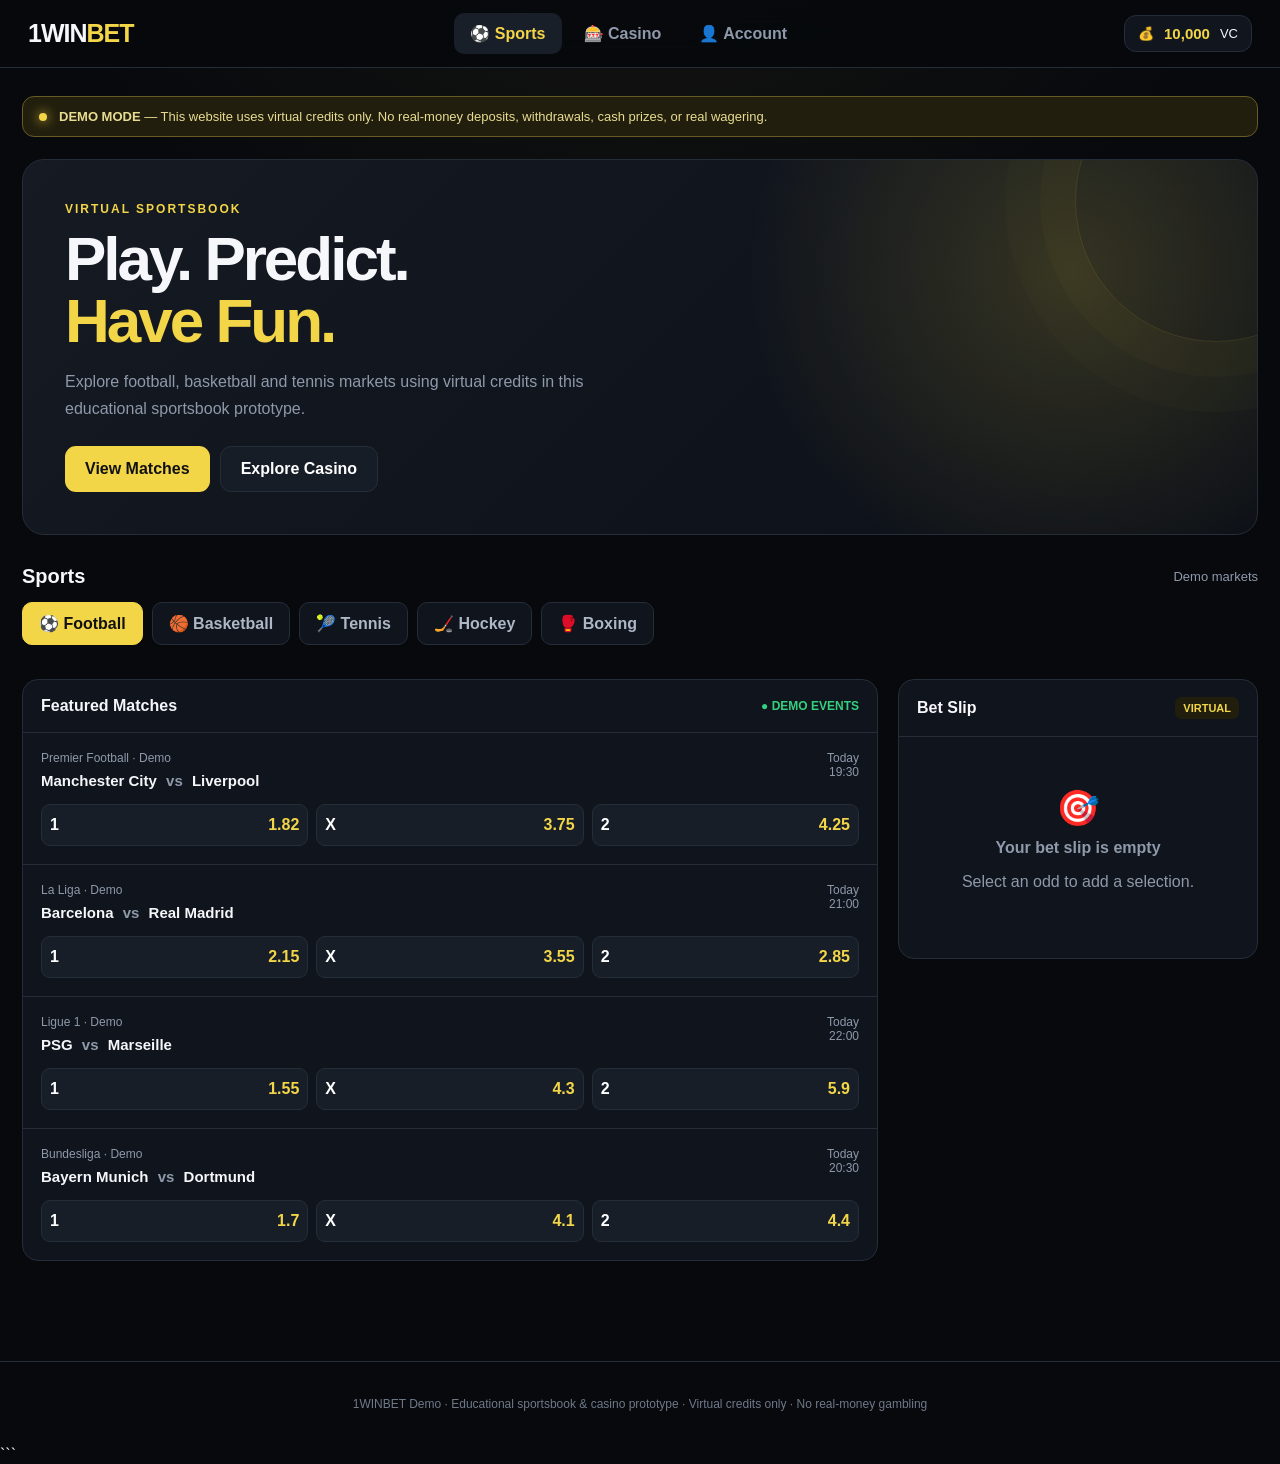
<file: index.html>
<!DOCTYPE html>
<html lang="en">
<head>
<meta charset="UTF-8">
<meta name="viewport" content="width=device-width, initial-scale=1.0">

<title>1WINBET — Sportsbook & Casino Demo</title>

<style>
:root{
  --bg:#07090d;
  --panel:#10141c;
  --panel2:#151b25;
  --border:#252d39;
  --text:#f5f7fa;
  --muted:#8e99aa;
  --gold:#f3d548;
  --gold2:#d9b92e;
  --green:#35d07f;
  --red:#ff5c65;
  --blue:#4da3ff;
}

*{
  box-sizing:border-box;
}

html{
  scroll-behavior:smooth;
}

body{
  margin:0;
  background:
    radial-gradient(circle at 50% -20%,rgba(243,213,72,.08),transparent 35%),
    var(--bg);
  color:var(--text);
  font-family:Inter,Arial,Helvetica,sans-serif;
}

button,
input{
  font:inherit;
}

button{
  cursor:pointer;
}

.topbar{
  height:68px;
  position:sticky;
  top:0;
  z-index:100;
  display:flex;
  align-items:center;
  justify-content:space-between;
  gap:20px;
  padding:0 28px;
  background:rgba(7,9,13,.94);
  backdrop-filter:blur(15px);
  border-bottom:1px solid var(--border);
}

.logo{
  font-size:25px;
  font-weight:900;
  letter-spacing:-1px;
}

.logo span{
  color:var(--gold);
}

.desktop-nav{
  display:flex;
  align-items:center;
  gap:6px;
}

.nav-btn{
  background:transparent;
  color:var(--muted);
  border:0;
  padding:11px 16px;
  border-radius:10px;
  font-weight:700;
}

.nav-btn:hover,
.nav-btn.active{
  background:#191f29;
  color:var(--gold);
}

.balance{
  display:flex;
  align-items:center;
  gap:10px;
  padding:9px 13px;
  border:1px solid var(--border);
  border-radius:12px;
  background:#11161e;
  font-size:13px;
}

.balance strong{
  color:var(--gold);
  font-size:15px;
}

main{
  max-width:1400px;
  margin:auto;
  padding:28px 22px 100px;
}

.demo-banner{
  display:flex;
  align-items:center;
  gap:12px;
  padding:12px 16px;
  margin-bottom:22px;
  border:1px solid #665b25;
  border-radius:12px;
  background:#211e0d;
  color:#e8dc91;
  font-size:13px;
}

.demo-dot{
  width:8px;
  height:8px;
  border-radius:50%;
  background:var(--gold);
  box-shadow:0 0 12px var(--gold);
}

.hero{
  min-height:270px;
  display:flex;
  align-items:center;
  justify-content:space-between;
  gap:30px;
  padding:42px;
  overflow:hidden;
  position:relative;
  border:1px solid var(--border);
  border-radius:22px;
  background:
    radial-gradient(circle at 85% 30%,rgba(243,213,72,.17),transparent 30%),
    linear-gradient(135deg,#151a23,#0c1017);
}

.hero:after{
  content:"";
  position:absolute;
  width:280px;
  height:280px;
  right:-100px;
  top:-100px;
  border-radius:50%;
  border:1px solid rgba(243,213,72,.12);
  box-shadow:
    0 0 0 35px rgba(243,213,72,.025),
    0 0 0 70px rgba(243,213,72,.015);
}

.hero-content{
  position:relative;
  z-index:2;
  max-width:700px;
}

.hero-label{
  color:var(--gold);
  text-transform:uppercase;
  font-size:12px;
  font-weight:800;
  letter-spacing:2px;
}

.hero h1{
  font-size:clamp(34px,5vw,62px);
  line-height:1;
  margin:12px 0;
  letter-spacing:-3px;
}

.hero p{
  color:var(--muted);
  max-width:570px;
  line-height:1.7;
}

.hero-actions{
  display:flex;
  gap:10px;
  margin-top:24px;
}

.primary{
  border:0;
  background:var(--gold);
  color:#111;
  font-weight:900;
  padding:13px 20px;
  border-radius:11px;
}

.primary:hover{
  background:#ffe66a;
}

.secondary{
  border:1px solid var(--border);
  background:#171d27;
  color:white;
  padding:13px 20px;
  border-radius:11px;
  font-weight:800;
}

.section{
  margin-top:30px;
}

.section-header{
  display:flex;
  align-items:center;
  justify-content:space-between;
  margin-bottom:14px;
}

.section-header h2{
  margin:0;
  font-size:20px;
}

.section-header span{
  color:var(--muted);
  font-size:13px;
}

.sports-tabs{
  display:flex;
  gap:9px;
  overflow:auto;
  padding-bottom:4px;
}

.sport-tab{
  white-space:nowrap;
  border:1px solid var(--border);
  background:var(--panel);
  color:#aeb7c6;
  padding:11px 16px;
  border-radius:10px;
  font-weight:700;
}

.sport-tab.active,
.sport-tab:hover{
  color:#111;
  background:var(--gold);
  border-color:var(--gold);
}

.layout{
  display:grid;
  grid-template-columns:minmax(0,1fr) 360px;
  gap:20px;
  align-items:start;
}

.panel{
  background:var(--panel);
  border:1px solid var(--border);
  border-radius:16px;
  overflow:hidden;
}

.panel-title{
  padding:17px 18px;
  border-bottom:1px solid var(--border);
  display:flex;
  justify-content:space-between;
  align-items:center;
}

.panel-title h3{
  margin:0;
  font-size:16px;
}

.live{
  color:var(--green);
  font-size:12px;
  font-weight:800;
}

.event{
  padding:18px;
  border-bottom:1px solid var(--border);
}

.event:last-child{
  border-bottom:0;
}

.event-top{
  display:flex;
  justify-content:space-between;
  gap:15px;
  margin-bottom:15px;
}

.league{
  color:var(--muted);
  font-size:12px;
  margin-bottom:7px;
}

.teams{
  font-size:15px;
  font-weight:800;
}

.match-time{
  text-align:right;
  color:var(--muted);
  font-size:12px;
}

.odds-grid{
  display:grid;
  grid-template-columns:repeat(3,1fr);
  gap:8px;
}

.odd{
  border:1px solid var(--border);
  background:#171e28;
  color:white;
  border-radius:9px;
  padding:11px 8px;
  display:flex;
  justify-content:space-between;
  gap:6px;
  font-weight:700;
}

.odd:hover{
  border-color:var(--gold);
  background:#202733;
}

.odd span:last-child{
  color:var(--gold);
}

.bet-slip{
  position:sticky;
  top:88px;
}

.slip-header{
  display:flex;
  align-items:center;
  justify-content:space-between;
}

.slip-badge{
  padding:5px 8px;
  background:#211e0d;
  color:var(--gold);
  border-radius:7px;
  font-size:11px;
  font-weight:800;
}

.slip-body{
  padding:16px;
}

.selection{
  background:#0c1016;
  border:1px solid var(--border);
  border-radius:11px;
  padding:13px;
}

.selection-title{
  font-weight:800;
  font-size:14px;
}

.selection-meta{
  margin-top:6px;
  color:var(--muted);
  font-size:12px;
}

.empty-slip{
  padding:35px 10px;
  text-align:center;
  color:var(--muted);
}

.empty-icon{
  font-size:35px;
  margin-bottom:10px;
}

.stake-label{
  margin-top:18px;
  display:block;
  color:var(--muted);
  font-size:12px;
}

.stake-input{
  width:100%;
  margin-top:7px;
  padding:12px;
  background:#0b0f15;
  color:white;
  border:1px solid var(--border);
  border-radius:9px;
  outline:none;
}

.stake-input:focus{
  border-color:var(--gold);
}

.quick-stakes{
  display:grid;
  grid-template-columns:repeat(4,1fr);
  gap:6px;
  margin-top:8px;
}

.quick-stakes button{
  padding:7px 3px;
  border:1px solid var(--border);
  background:#171e28;
  color:#aeb7c6;
  border-radius:7px;
  font-size:11px;
}

.return-box{
  margin-top:15px;
  padding:13px;
  background:#171e28;
  border-radius:10px;
  display:flex;
  justify-content:space-between;
}

.return-box strong{
  color:var(--green);
}

.place{
  width:100%;
  margin-top:12px;
}

.clear{
  width:100%;
  margin-top:7px;
  border:0;
  background:transparent;
  color:var(--muted);
  padding:8px;
  font-size:12px;
}

.hidden{
  display:none!important;
}

.casino-grid{
  display:grid;
  grid-template-columns:repeat(4,1fr);
  gap:14px;
}

.game{
  border:1px solid var(--border);
  background:linear-gradient(145deg,#151b24,#0d1118);
  border-radius:15px;
  padding:18px;
  min-height:190px;
  position:relative;
  overflow:hidden;
}

.game:hover{
  border-color:#4a5260;
  transform:translateY(-2px);
}

.game-icon{
  width:62px;
  height:62px;
  display:grid;
  place-items:center;
  border-radius:16px;
  font-size:34px;
  background:#080b10;
  border:1px solid var(--border);
}

.game h3{
  margin:15px 0 5px;
}

.game p{
  margin:0 0 14px;
  color:var(--muted);
  font-size:12px;
}

.game button{
  border:1px solid var(--border);
  background:#1b222d;
  color:white;
  padding:9px 13px;
  border-radius:8px;
  font-weight:800;
}

.game button:hover{
  background:var(--gold);
  color:#111;
}

.slot-panel{
  margin-top:18px;
  padding:22px;
  border:1px solid var(--border);
  border-radius:15px;
  background:#0d1117;
  text-align:center;
}

.reels{
  display:flex;
  justify-content:center;
  gap:10px;
  margin:20px 0;
}

.reel{
  width:85px;
  height:85px;
  display:grid;
  place-items:center;
  font-size:45px;
  background:#070a0f;
  border:1px solid var(--border);
  border-radius:13px;
}

.account-grid{
  display:grid;
  grid-template-columns:1fr 1fr 1fr;
  gap:14px;
}

.stat{
  padding:20px;
  border:1px solid var(--border);
  background:var(--panel);
  border-radius:15px;
}

.stat-label{
  color:var(--muted);
  font-size:12px;
}

.stat-value{
  margin-top:9px;
  font-size:24px;
  font-weight:900;
}

.stat-value.gold{
  color:var(--gold);
}

.activity{
  margin-top:18px;
}

.activity-row{
  padding:14px 0;
  border-bottom:1px solid var(--border);
  display:flex;
  justify-content:space-between;
}

.activity-row:last-child{
  border-bottom:0;
}

.green{
  color:var(--green);
}

.red{
  color:var(--red);
}

.mobile-nav{
  display:none;
}

footer{
  padding:35px 20px;
  border-top:1px solid var(--border);
  text-align:center;
  color:#6f7989;
  font-size:12px;
}

@media(max-width:1000px){
  .layout{
    grid-template-columns:1fr;
  }

  .bet-slip{
    position:static;
  }

  .casino-grid{
    grid-template-columns:repeat(2,1fr);
  }

  .account-grid{
    grid-template-columns:1fr;
  }
}

@media(max-width:700px){
  .topbar{
    padding:0 15px;
  }

  .desktop-nav{
    display:none;
  }

  main{
    padding:16px 12px 90px;
  }

  .hero{
    padding:27px 22px;
    min-height:auto;
  }

  .hero h1{
    font-size:39px;
  }

  .hero-actions{
    flex-direction:column;
  }

  .primary,
  .secondary{
    width:100%;
  }

  .casino-grid{
    grid-template-columns:1fr 1fr;
  }

  .odds-grid{
    grid-template-columns:1fr;
  }

  .mobile-nav{
    position:fixed;
    z-index:200;
    display:grid;
    grid-template-columns:repeat(3,1fr);
    left:10px;
    right:10px;
    bottom:10px;
    padding:7px;
    background:rgba(16,20,28,.96);
    border:1px solid var(--border);
    border-radius:15px;
    backdrop-filter:blur(15px);
  }

  .mobile-nav button{
    border:0;
    background:transparent;
    color:var(--muted);
    padding:9px 3px;
    font-size:11px;
    font-weight:800;
  }

  .mobile-nav button.active{
    color:var(--gold);
  }
}

@media(max-width:430px){
  .casino-grid{
    grid-template-columns:1fr;
  }

  .balance{
    padding:7px 9px;
  }

  .logo{
    font-size:21px;
  }

  .reel{
    width:70px;
    height:70px;
  }
}
</style>
</head>

<body>

<header class="topbar">

  <div class="logo">
    1WIN<span>BET</span>
  </div>

  <nav class="desktop-nav">
    <button class="nav-btn active" onclick="showPage('sports',this)">⚽ Sports</button>
    <button class="nav-btn" onclick="showPage('casino',this)">🎰 Casino</button>
    <button class="nav-btn" onclick="showPage('account',this)">👤 Account</button>
  </nav>

  <div class="balance">
    <span>💰</span>
    <strong id="balance">10,000</strong>
    <span>VC</span>
  </div>

</header>

<main>

  <div class="demo-banner">
    <div class="demo-dot"></div>
    <div>
      <strong>DEMO MODE</strong> — This website uses virtual credits only.
      No real-money deposits, withdrawals, cash prizes, or real wagering.
    </div>
  </div>

  <!-- SPORTS -->

  <section id="sports">

    <div class="hero">

      <div class="hero-content">

        <div class="hero-label">Virtual Sportsbook</div>

        <h1>Play. Predict.<br><span style="color:var(--gold)">Have Fun.</span></h1>

        <p>
          Explore football, basketball and tennis markets using
          virtual credits in this educational sportsbook prototype.
        </p>

        <div class="hero-actions">
          <button class="primary" onclick="document.getElementById('matches').scrollIntoView()">
            View Matches
          </button>

          <button class="secondary" onclick="showPage('casino',document.querySelectorAll('.nav-btn')[1])">
            Explore Casino
          </button>
        </div>

      </div>

    </div>

    <div class="section">

      <div class="section-header">
        <h2>Sports</h2>
        <span>Demo markets</span>
      </div>

      <div class="sports-tabs">
        <button class="sport-tab active">⚽ Football</button>
        <button class="sport-tab">🏀 Basketball</button>
        <button class="sport-tab">🎾 Tennis</button>
        <button class="sport-tab">🏒 Hockey</button>
        <button class="sport-tab">🥊 Boxing</button>
      </div>

    </div>

    <div class="section layout" id="matches">

      <div class="panel">

        <div class="panel-title">
          <h3>Featured Matches</h3>
          <span class="live">● DEMO EVENTS</span>
        </div>

        <div id="events"></div>

      </div>

      <aside class="panel bet-slip">

        <div class="panel-title">
          <div class="slip-header">
            <h3>Bet Slip</h3>
          </div>

          <span class="slip-badge">VIRTUAL</span>
        </div>

        <div class="slip-body">

          <div id="emptySlip" class="empty-slip">
            <div class="empty-icon">🎯</div>
            <strong>Your bet slip is empty</strong>
            <p>Select an odd to add a selection.</p>
          </div>

          <div id="selectionArea" class="hidden">

            <div class="selection">
              <div class="selection-title" id="selectionMatch"></div>
              <div class="selection-meta">
                Pick: <b id="selectionPick"></b>
                · Odds: <b id="selectionOdds"></b>
              </div>
            </div>

            <label class="stake-label">
              Stake
              <input
                id="stake"
                class="stake-input"
                type="number"
                min="1"
                value="100"
                oninput="calculateReturn()"
              >
            </label>

            <div class="quick-stakes">
              <button onclick="setStake(50)">50</button>
              <button onclick="setStake(100)">100</button>
              <button onclick="setStake(500)">500</button>
              <button onclick="setStake(1000)">1K</button>
            </div>

            <div class="return-box">
              <span>Potential return</span>
              <strong id="potentialReturn">0 VC</strong>
            </div>

            <button class="primary place" onclick="placeDemoBet()">
              Place Demo Bet
            </button>

            <button class="clear" onclick="clearSelection()">
              Clear selection
            </button>

          </div>

        </div>

      </aside>

    </div>

  </section>

  <!-- CASINO -->

  <section id="casino" class="hidden">

    <div class="section-header">
      <h2>Casino</h2>
      <span>Virtual-credit games</span>
    </div>

    <div class="casino-grid">

      <div class="game">
        <div class="game-icon">🎰</div>
        <h3>Lucky Reels</h3>
        <p>Spin using 50 VC per play.</p>
        <button onclick="openSlots()">Play Demo</button>
      </div>

      <div class="game">
        <div class="game-icon">🃏</div>
        <h3>Card Room</h3>
        <p>Card-game interface preview.</p>
        <button onclick="demoMessage()">View Demo</button>
      </div>

      <div class="game">
        <div class="game-icon">🎲</div>
        <h3>Dice</h3>
        <p>Simple virtual dice experience.</p>
        <button onclick="demoMessage()">View Demo</button>
      </div>

      <div class="game">
        <div class="game-icon">💎</div>
        <h3>Coming Soon</h3>
        <p>More virtual games can be added.</p>
        <button onclick="demoMessage()">Preview</button>
      </div>

    </div>

    <div id="slotPanel" class="slot-panel hidden">

      <h2>🎰 Lucky Reels</h2>

      <p style="color:var(--muted)">
        Each spin costs 50 virtual credits.
      </p>

      <div class="reels">
        <div class="reel" id="r1">🍒</div>
        <div class="reel" id="r2">🍋</div>
        <div class="reel" id="r3">🔔</div>
      </div>

      <button class="primary" onclick="spin()">
        Spin — 50 VC
      </button>

      <p id="slotResult"></p>

    </div>

  </section>

  <!-- ACCOUNT -->

  <section id="account" class="hidden">

    <div class="section-header">
      <h2>Demo Account</h2>
      <span>Local browser profile</span>
    </div>

    <div class="account-grid">

      <div class="stat">
        <div class="stat-label">Virtual Balance</div>
        <div class="stat-value gold">
          <span id="accountBalance">10,000</span> VC
        </div>
      </div>

      <div class="stat">
        <div class="stat-label">Username</div>
        <div class="stat-value">demo_player</div>
      </div>

      <div class="stat">
        <div class="stat-label">Account Type</div>
        <div class="stat-value">DEMO</div>
      </div>

    </div>

    <div class="panel activity">

      <div class="panel-title">
        <h3>Recent Activity</h3>
      </div>

      <div style="padding:0 18px">

        <div class="activity-row">
          <span>Demo account created</span>
          <span class="green">+10,000 VC</span>
        </div>

        <div class="activity-row">
          <span>Virtual betting enabled</span>
          <span>Demo</span>
        </div>

        <div class="activity-row">
          <span>Real-money wagering</span>
          <span class="red">Disabled</span>
        </div>

      </div>

    </div>

  </section>

</main>

<nav class="mobile-nav">

  <button class="active" onclick="showPage('sports',this)">
    ⚽<br>Sports
  </button>

  <button onclick="showPage('casino',this)">
    🎰<br>Casino
  </button>

  <button onclick="showPage('account',this)">
    👤<br>Account
  </button>

</nav>

<footer>
  1WINBET Demo · Educational sportsbook & casino prototype ·
  Virtual credits only · No real-money gambling
</footer>

<script>

const matches = [

  {
    league:"Premier Football · Demo",
    home:"Manchester City",
    away:"Liverpool",
    time:"19:30",
    odds:[1.82,3.75,4.25]
  },

  {
    league:"La Liga · Demo",
    home:"Barcelona",
    away:"Real Madrid",
    time:"21:00",
    odds:[2.15,3.55,2.85]
  },

  {
    league:"Ligue 1 · Demo",
    home:"PSG",
    away:"Marseille",
    time:"22:00",
    odds:[1.55,4.30,5.90]
  },

  {
    league:"Bundesliga · Demo",
    home:"Bayern Munich",
    away:"Dortmund",
    time:"20:30",
    odds:[1.70,4.10,4.40]
  }

];

let balance = 10000;
let selected = null;

function renderMatches(){

  const container = document.getElementById("events");

  container.innerHTML = matches.map((match,index)=>`

    <div class="event">

      <div class="event-top">

        <div>

          <div class="league">
            ${match.league}
          </div>

          <div class="teams">
            ${match.home}
            <span style="color:var(--muted);margin:0 5px">vs</span>
            ${match.away}
          </div>

        </div>

        <div class="match-time">
          Today<br>
          ${match.time}
        </div>

      </div>

      <div class="odds-grid">

        <button class="odd"
          onclick="selectOdd(${index},'1',${match.odds[0]})">

          <span>1</span>
          <span>${match.odds[0]}</span>

        </button>

        <button class="odd"
          onclick="selectOdd(${index},'X',${match.odds[1]})">

          <span>X</span>
          <span>${match.odds[1]}</span>

        </button>

        <button class="odd"
          onclick="selectOdd(${index},'2',${match.odds[2]})">

          <span>2</span>
          <span>${match.odds[2]}</span>

        </button>

      </div>

    </div>

  `).join("");

}

function selectOdd(index,pick,odds){

  const match = matches[index];

  selected = {
    match:match.home+" vs "+match.away,
    pick:pick,
    odds:odds
  };

  document.getElementById("emptySlip").classList.add("hidden");

  document.getElementById("selectionArea").classList.remove("hidden");

  document.getElementById("selectionMatch").textContent =
    selected.match;

  document.getElementById("selectionPick").textContent =
    selected.pick;

  document.getElementById("selectionOdds").textContent =
    selected.odds;

  calculateReturn();

}

function calculateReturn(){

  if(!selected) return;

  const stake =
    Number(document.getElementById("stake").value) || 0;

  const result =
    Math.round(stake * selected.odds);

  document.getElementById("potentialReturn").textContent =
    result.toLocaleString()+" VC";

}

function setStake(amount){

  document.getElementById("stake").value = amount;

  calculateReturn();

}

function clearSelection(){

  selected = null;

  document.getElementById("emptySlip").classList.remove("hidden");

  document.getElementById("selectionArea").classList.add("hidden");

}

function placeDemoBet(){

  if(!selected){

    alert("Please select an odd first.");

    return;

  }

  const stake =
    Number(document.getElementById("stake").value);

  if(!stake || stake <= 0){

    alert("Enter a valid stake.");

    return;

  }

  if(stake > balance){

    alert("Insufficient virtual credits.");

    return;

  }

  balance -= stake;

  const won = Math.random() < 0.5;

  const payout =
    won ? Math.round(stake * selected.odds) : 0;

  if(won){

    balance += payout;

  }

  updateBalance();

  alert(
    won
    ? "Demo bet won! Return: "+payout.toLocaleString()+" VC"
    : "Demo bet lost. No real money was involved."
  );

  clearSelection();

}

function updateBalance(){

  document.getElementById("balance").textContent =
    balance.toLocaleString();

  document.getElementById("accountBalance").textContent =
    balance.toLocaleString();

}

function showPage(page,button){

  ["sports","casino","account"].forEach(id=>{

    document.getElementById(id)
      .classList.toggle("hidden",id!==page);

  });

  document.querySelectorAll(".nav-btn,.mobile-nav button")
    .forEach(btn=>btn.classList.remove("active"));

  if(button){
    button.classList.add("active");
  }

  window.scrollTo({
    top:0,
    behavior:"smooth"
  });

}

function openSlots(){

  document.getElementById("slotPanel")
    .classList.remove("hidden");

  document.getElementById("slotPanel")
    .scrollIntoView({
      behavior:"smooth",
      block:"center"
    });

}

function demoMessage(){

  alert(
    "This is a demo interface. More virtual-credit games can be added here."
  );

}

const symbols = [
  "🍒",
  "🍋",
  "🔔",
  "⭐",
  "7️⃣",
  "💎"
];

function spin(){

  const cost = 50;

  if(balance < cost){

    alert("Not enough virtual credits.");

    return;

  }

  balance -= cost;

  const reels = [

    symbols[Math.floor(Math.random()*symbols.length)],
    symbols[Math.floor(Math.random()*symbols.length)],
    symbols[Math.floor(Math.random()*symbols.length)]

  ];

  document.getElementById("r1").textContent = reels[0];
  document.getElementById("r2").textContent = reels[1];
  document.getElementById("r3").textContent = reels[2];

  let win = 0;

  if(
    reels[0] === reels[1] &&
    reels[1] === reels[2]
  ){

    win = 500;

  }else if(
    reels[0] === reels[1] ||
    reels[1] === reels[2] ||
    reels[0] === reels[2]
  ){

    win = 100;

  }

  balance += win;

  updateBalance();

  document.getElementById("slotResult").innerHTML =
    win
    ? `<strong style="color:var(--green)">You won ${win} VC!</strong>`
    : `<span style="color:var(--muted)">No win — try again.</span>`;

}

renderMatches();
updateBalance();

</script>

</body>
</html>
```
</file>
